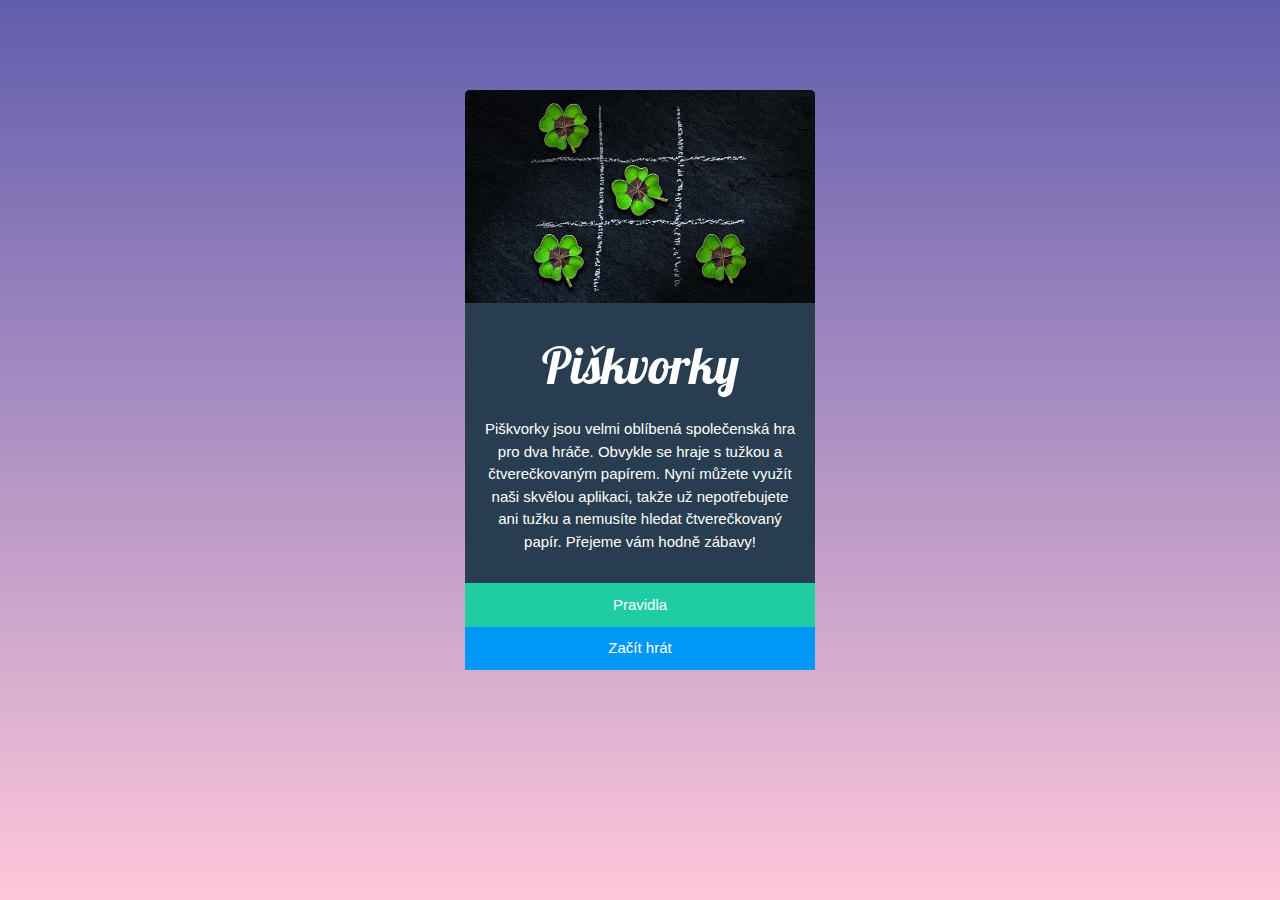
<file: index.html>
<!DOCTYPE html>
<html lang="cs">
  <head>
    <meta charset="UTF-8" />
    <meta http-equiv="X-UA-Compatible" content="IE=edge" />
    <meta name="viewport" content="width=device-width, initial-scale=1.0" />
    <link rel="stylesheet" href="style.css" />
    <title>Piškvorky</title>
  </head>
  <body>
    <div class="container game-intro">
      <img src="images/uvodni.jpg" alt="Čtyřlístky na hracím poli" />
      <div class="game-about">
        <h1>Piškvorky</h1>
        <p>
          Piškvorky jsou velmi oblíbená společenská hra pro dva hráče. Obvykle
          se hraje s tužkou a čtverečkovaným papírem. Nyní můžete využít naši
          skvělou aplikaci, takže už nepotřebujete ani tužku a nemusíte hledat
          čtverečkovaný papír. Přejeme vám hodně zábavy!
        </p>
      </div>

      <a class="btn rules" href="pravidla.html">Pravidla</a>
      <a class="btn start" href="hra.html">Začít hrát</a>
    </div>
  </body>
</html>
</file>
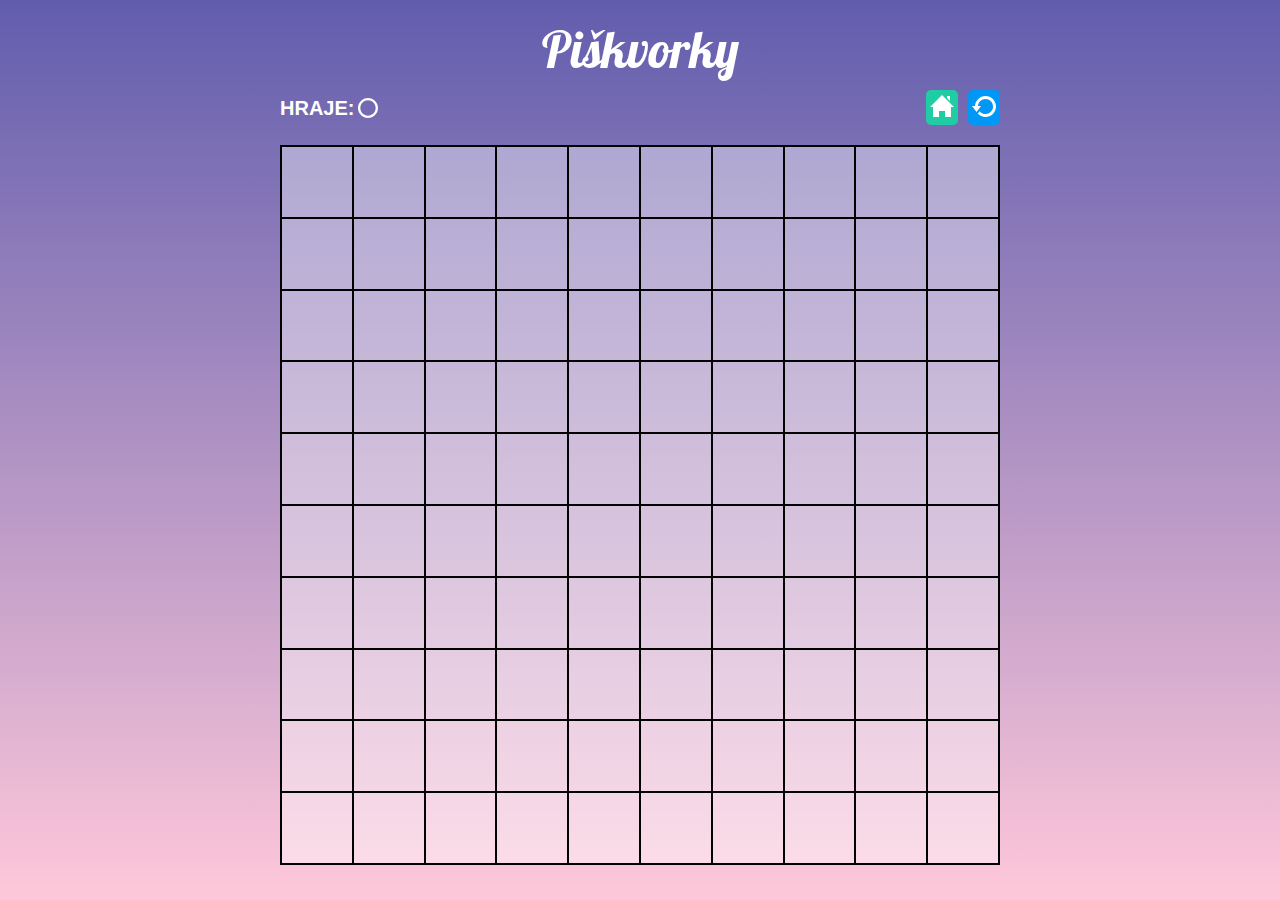
<file: hra.html>
<!DOCTYPE html>
<html lang="cs">
  <head>
    <meta charset="UTF-8" />
    <meta http-equiv="X-UA-Compatible" content="IE=edge" />
    <meta name="viewport" content="width=device-width, initial-scale=1.0" />
    <link rel="stylesheet" href="style.css" />
    <script src="index.js" type="module"></script>
    <title>Hra</title>
  </head>
  <body>
    <div class="game">
      <h1>Piškvorky</h1>
      <div class="controls">
        <span
          >HRAJE:
          <img
            class="plays icon inverted"
            src="images/circle.svg"
            alt="Kolečko"
        /></span>
        <span>
          <a class="index" href="index.html"
            ><img src="images/home.svg" alt="Domů"
          /></a>
          <a class="start" href="hra.html"
            ><img src="images/restart.svg" alt="Nová hra"
          /></a>
        </span>
      </div>
      <div class="field">
        <button></button><button></button><button></button><button></button
        ><button></button><button></button><button></button><button></button
        ><button></button><button></button><button></button><button></button
        ><button></button><button></button><button></button><button></button
        ><button></button><button></button><button></button><button></button
        ><button></button><button></button><button></button><button></button
        ><button></button><button></button><button></button><button></button
        ><button></button><button></button><button></button><button></button
        ><button></button><button></button><button></button><button></button
        ><button></button><button></button><button></button><button></button
        ><button></button><button></button><button></button><button></button
        ><button></button><button></button><button></button><button></button
        ><button></button><button></button><button></button><button></button
        ><button></button><button></button><button></button><button></button
        ><button></button><button></button><button></button><button></button
        ><button></button><button></button><button></button><button></button
        ><button></button><button></button><button></button><button></button
        ><button></button><button></button><button></button><button></button
        ><button></button><button></button><button></button><button></button
        ><button></button><button></button><button></button><button></button
        ><button></button><button></button><button></button><button></button
        ><button></button><button></button><button></button><button></button
        ><button></button><button></button><button></button><button></button
        ><button></button><button></button><button></button><button></button
        ><button></button><button></button><button></button><button></button>
      </div>
    </div>
  </body>
</html>
</file>
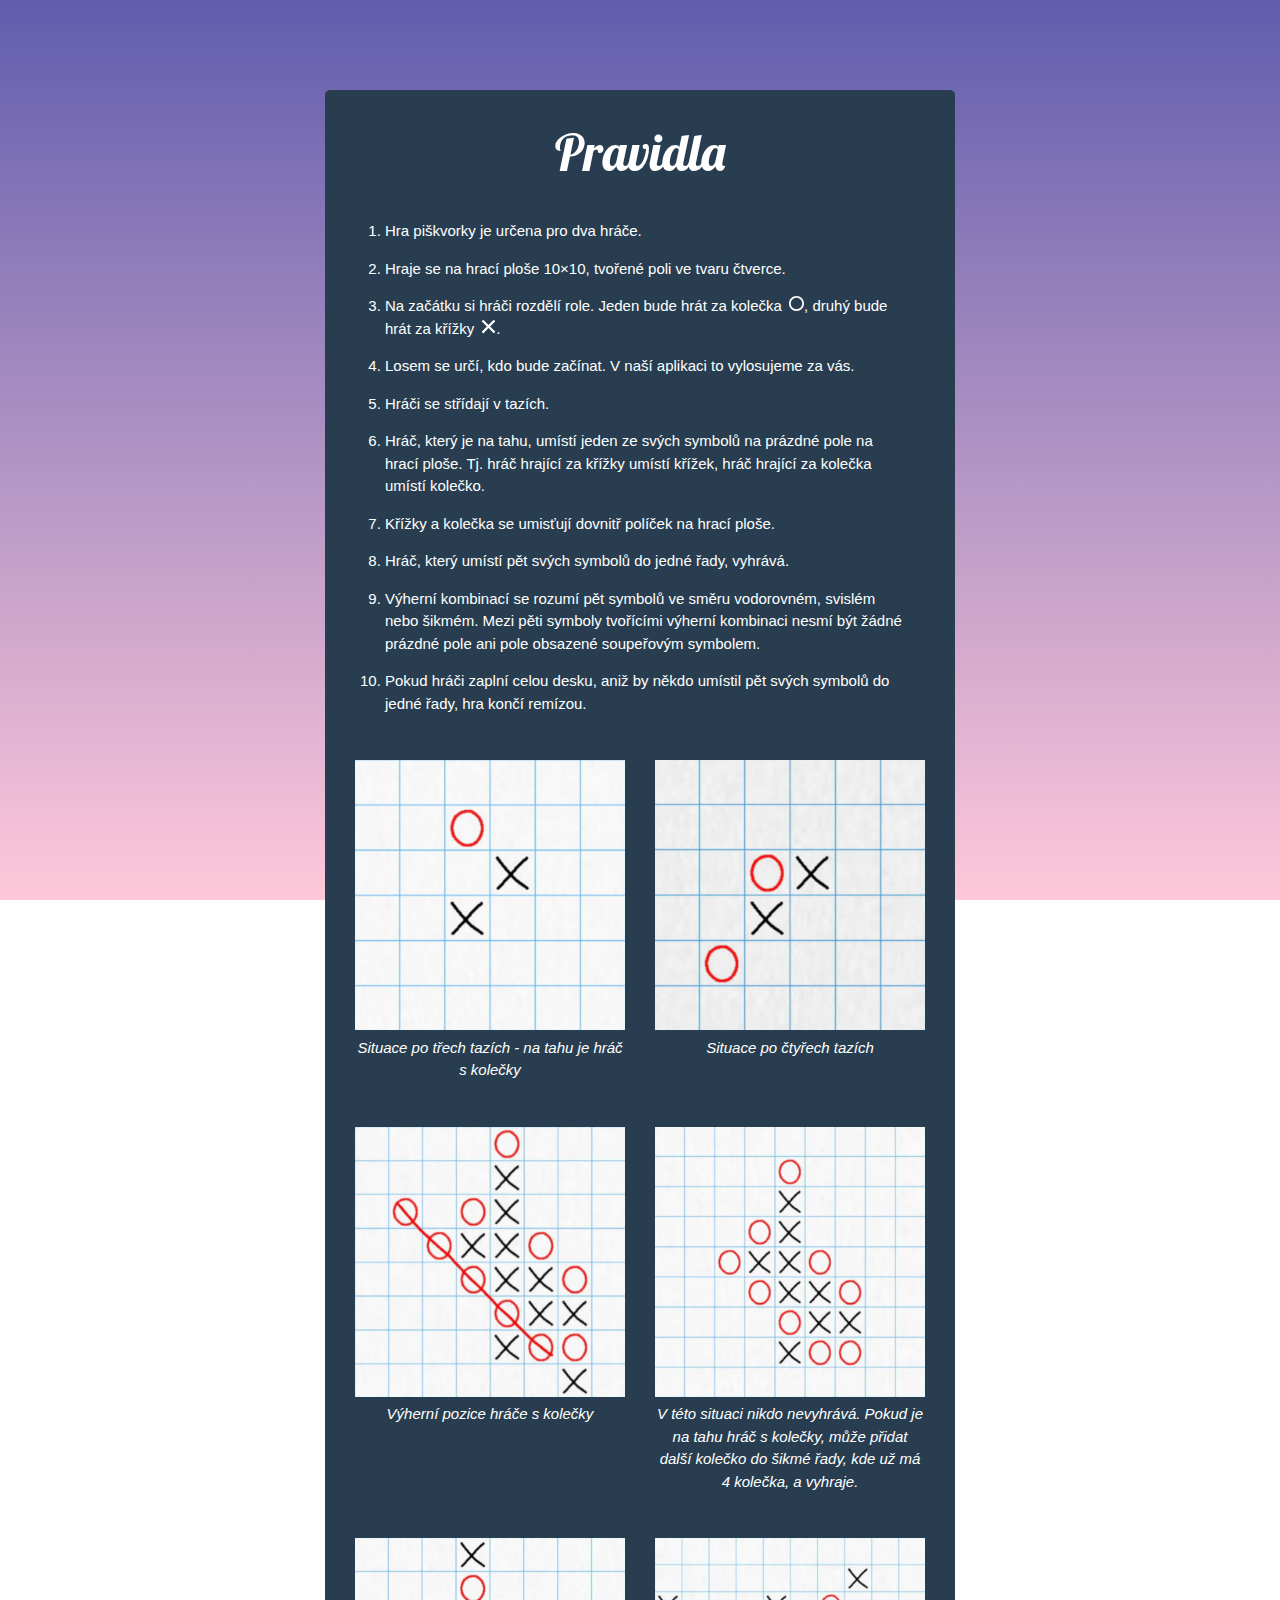
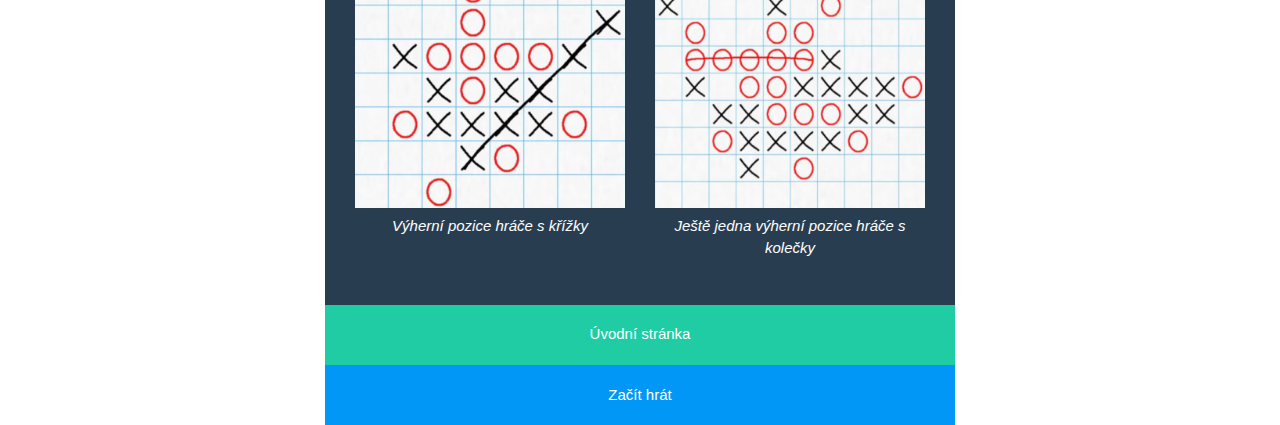
<file: pravidla.html>
<!DOCTYPE html>
<html lang="cs">
  <head>
    <meta charset="UTF-8" />
    <meta http-equiv="X-UA-Compatible" content="IE=edge" />
    <meta name="viewport" content="width=device-width, initial-scale=1.0" />
    <link rel="stylesheet" href="style.css" />
    <title>Pravidla</title>
  </head>
  <body>
    <div class="container">
      <h1>Pravidla</h1>
      <ol>
        <li>Hra piškvorky je určena pro dva hráče.</li>
        <li>Hraje se na hrací ploše 10×10, tvořené poli ve tvaru čtverce.</li>
        <li>
          Na začátku si hráči rozdělí role. Jeden bude hrát za kolečka
          <img class="icon inverted" src="images/circle.svg" alt="Kolečko" />,
          druhý bude hrát za křížky
          <img class="icon inverted" src="images/cross.svg" alt="Křížek" />.
        </li>
        <li>
          Losem se určí, kdo bude začínat. V naší aplikaci to vylosujeme za vás.
        </li>
        <li>Hráči se střídají v tazích.</li>
        <li>
          Hráč, který je na tahu, umístí jeden ze svých symbolů na prázdné pole
          na hrací ploše. Tj. hráč hrající za křížky umístí křížek, hráč hrající
          za kolečka umístí kolečko.
        </li>
        <li>Křížky a kolečka se umisťují dovnitř políček na hrací ploše.</li>
        <li>Hráč, který umístí pět svých symbolů do jedné řady, vyhrává.</li>
        <li>
          Výherní kombinací se rozumí pět symbolů ve směru vodorovném, svislém
          nebo šikmém. Mezi pěti symboly tvořícími výherní kombinaci nesmí být
          žádné prázdné pole ani pole obsazené soupeřovým symbolem.
        </li>
        <li>
          Pokud hráči zaplní celou desku, aniž by někdo umístil pět svých
          symbolů do jedné řady, hra končí remízou.
        </li>
      </ol>
      <div class="instructions">
        <figure>
          <img src="images/instructions-01.jpg" alt="3 tahy" />
          <figcaption>
            Situace po třech tazích - na tahu je hráč s kolečky
          </figcaption>
        </figure>
        <figure>
          <img src="images/instructions-02.jpg" alt="4 tahy" />
          <figcaption>Situace po čtyřech tazích</figcaption>
        </figure>
        <figure>
          <img src="images/instructions-03.jpg" alt="Výhra kolečka 1" />
          <figcaption>Výherní pozice hráče s kolečky</figcaption>
        </figure>
        <figure>
          <img src="images/instructions-04.jpg" alt="Nikdo nevyhrává" />
          <figcaption>
            V této situaci nikdo nevyhrává. Pokud je na tahu hráč s kolečky,
            může přidat další kolečko do šikmé řady, kde už má 4 kolečka, a
            vyhraje.
          </figcaption>
        </figure>
        <figure>
          <img src="images/instructions-05.jpg" alt="Výhra křížky" />
          <figcaption>Výherní pozice hráče s křížky</figcaption>
        </figure>
        <figure>
          <img src="images/instructions-06.jpg" alt="Výhra kolečka 2" />
          <figcaption>Ještě jedna výherní pozice hráče s kolečky</figcaption>
        </figure>
      </div>
      <a class="btn index" href="index.html">Úvodní stránka</a>
      <a class="btn start" href="hra.html">Začít hrát</a>
    </div>
  </body>
</html>
</file>
<file: style.css>
@import url('https://fonts.googleapis.com/css2?family=Lobster&display=swap');
*,
::before,
::after {
  box-sizing: border-box;
  margin: 0;
}

body {
  text-align: center;
  background: linear-gradient(#615dad, #ffc8da);
  background-repeat: no-repeat;
  background-attachment: fixed;
  font-family: sans-serif;
  font-size: 15px;
  line-height: 1.5;
}
.container {
  display: flex;
  flex-direction: column;
  position: absolute;
  width: 350px;
  left: 50%;
  top: 10%;
  transform: translate(-50%);
  color: #ffffff;
  background-color: #283e50;
  border-radius: 5px 5px 0 0;
  overflow: hidden;
}

.btn {
  text-decoration: none;
  padding: 3%;
  color: #ffffff;
}

h1 {
  font-family: 'Lobster', cursive;
  font-size: 50px;
  font-weight: normal;
  padding: 0.5em 0 0.3em;
}

.rules,
.index {
  background-color: #1fcca4;
}

.start {
  background-color: #0197f6;
}

.rules:hover,
.rules:focus,
.index:hover,
.index:focus {
  background-color: #1cbb96;
}
.start:hover,
start:focus {
  background-color: #0090e9;
}

p {
  padding: 0 1em 2em;
}

ol {
  text-align: left;
  font-size: 15px;
  padding: 1em 3em 0 4em;
}

.instructions {
  padding: 1em;
}

figcaption {
  font-style: italic;
  padding-bottom: 1em;
}
.icon {
  width: 1em;
  margin-left: 0.2em;
}
.inverted {
  filter: invert(100%);
}

li {
  padding-bottom: 1em;
}
img {
  width: 100%;
}
.container.game-intro {
  width: 350px;
}
figure {
  padding: 1em;
}
.game {
  display: flex;
  flex-direction: column;
  color: #ffffff;
  font-size: 20px;
  font-weight: bold;
  max-width: 80vmin;
  margin: auto;
  line-height: 1;
}
.controls {
  display: flex;
  align-items: center;
  justify-content: space-between;
}
span {
  display: flex;
  align-items: center;
}
.controls a {
  border-radius: 5px;
  margin-left: 0.5em;
  padding: 0.2em;
}
.field {
  margin-top: 1em;
  border: 1px solid black;
  line-height: 0;
}
.field button {
  width: 10%;
  aspect-ratio: 1/1;
  border: 1px solid black;
  background-color: rgba(255, 255, 255, 0.4);
}
.field button:hover:enabled,
.field button:focus:enabled {
  cursor: pointer;
  outline: auto;
  background-color: rgba(255, 255, 255, 0.6);
}

.field-circle {
  background: url('images/circle.svg') no-repeat center/60%;
  animation-name: zoom;
  animation-duration: 0.15s;
}

.field-cross {
  background: url('images/cross.svg') no-repeat center/60%;
  animation-name: zoom;
  animation-duration: 0.15s;
}

@keyframes zoom {
  from {
    background-size: 5%;
  }
  50% {
    background-size: 80%;
  }
  to {
    background-size: 60%;
  }
}

@media (min-width: 700px) {
  .container {
    width: 630px;
  }
  .instructions {
    display: flex;
    flex-wrap: wrap;
  }
  figure {
    flex: 1 1 50%;
  }
}
</file>
